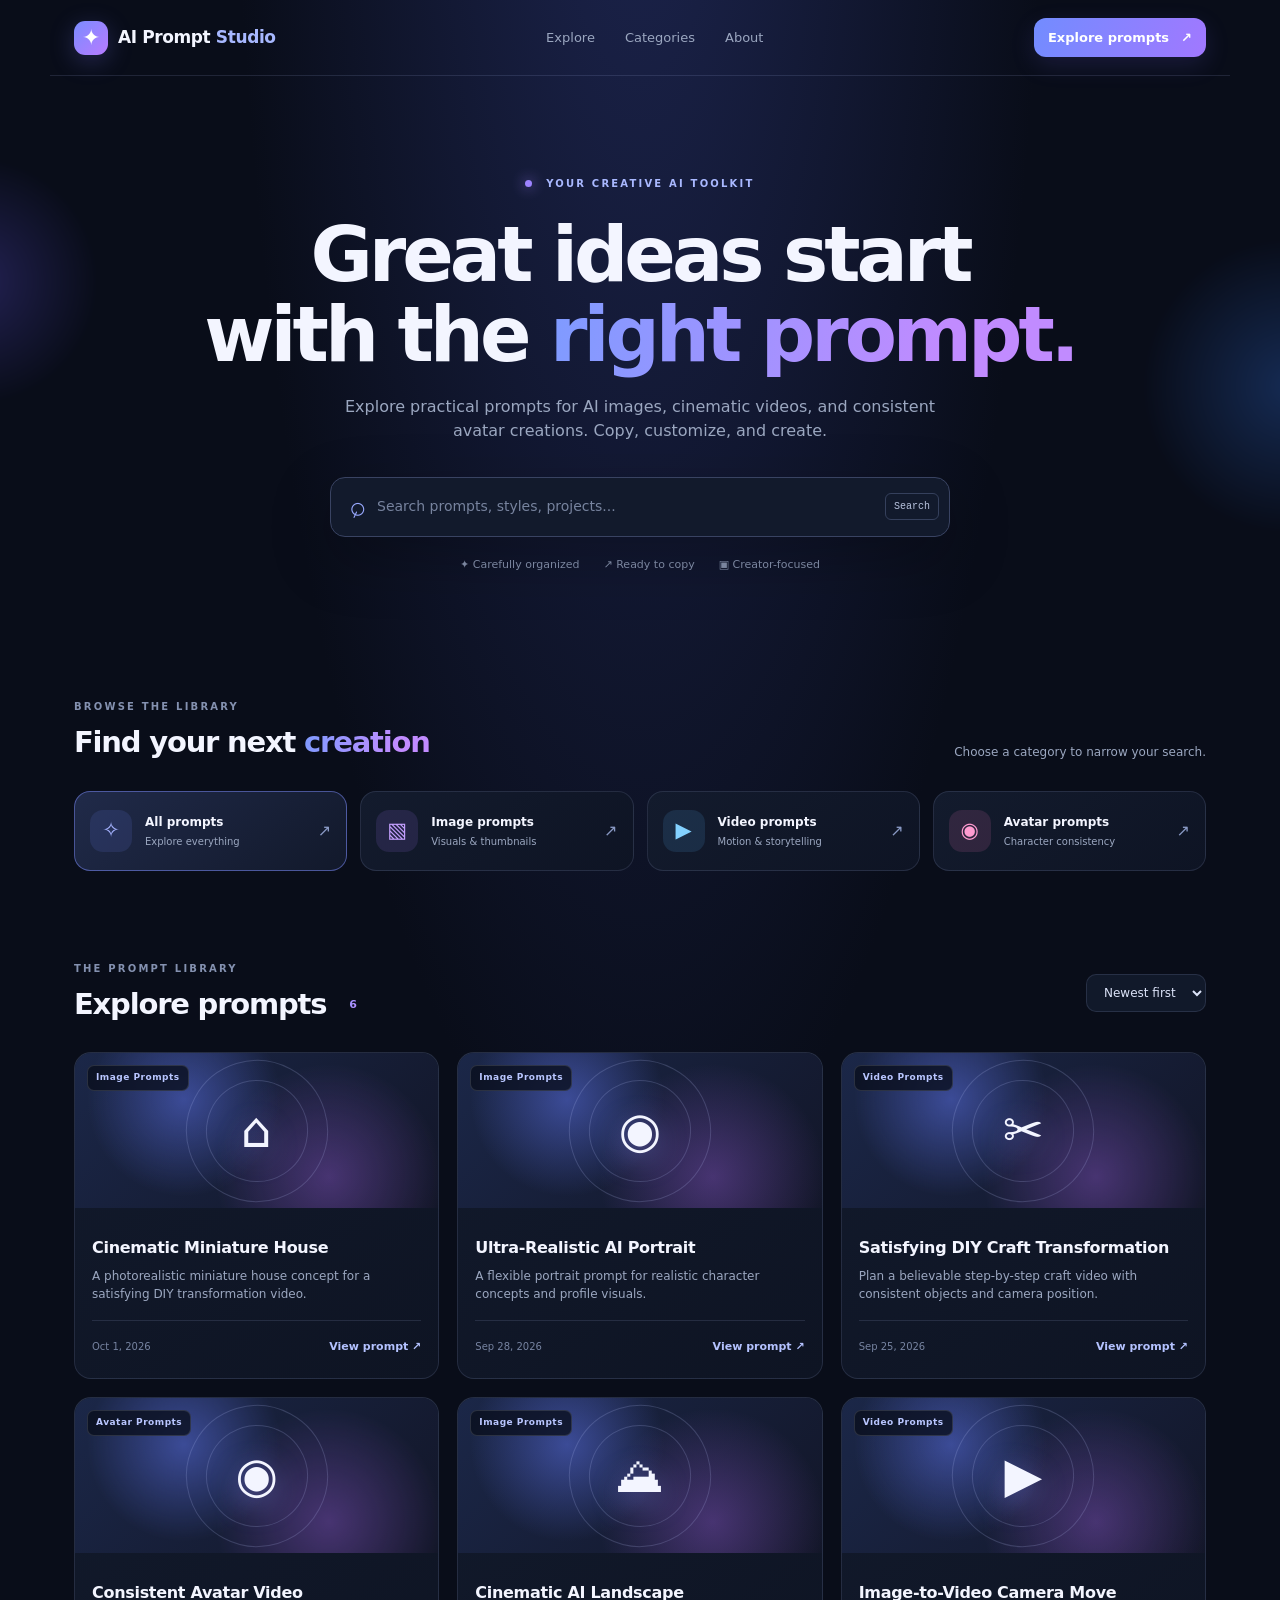
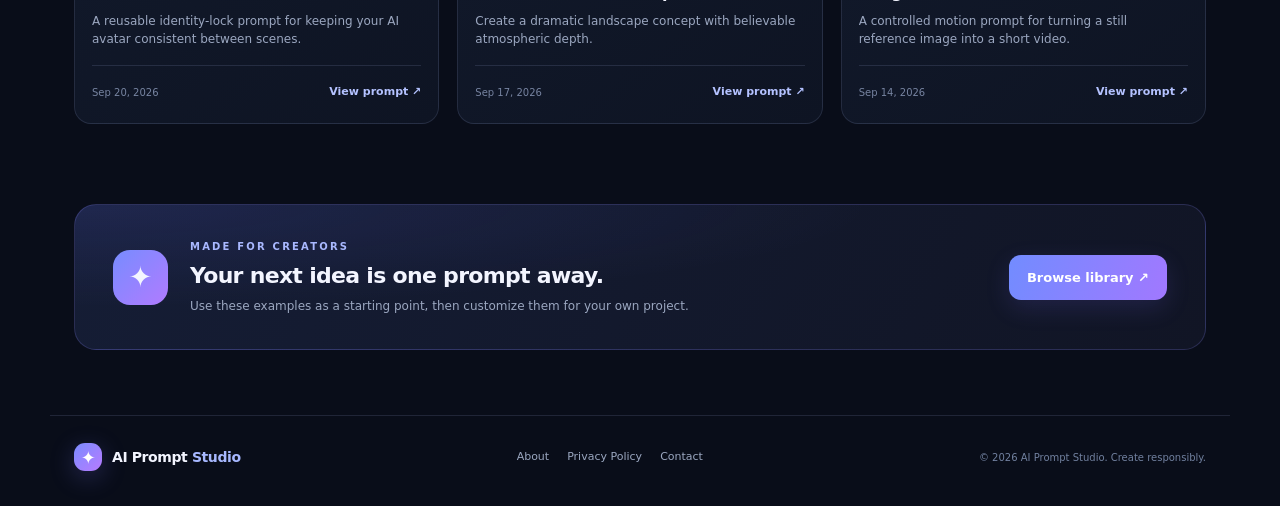
<file: index.html>
<!doctype html>
<html lang="en">
<head>
  <meta charset="utf-8">
  <meta name="viewport" content="width=device-width,initial-scale=1">
  <meta name="description" content="Discover practical AI image prompts, video prompts, and avatar prompts with ready-to-copy instructions and tutorials.">
  <meta name="theme-color" content="#0b1020">
  <title>AI Prompt Studio — Discover your next creation</title>
  <link rel="stylesheet" href="styles.css">
</head>
<body>
  <header class="topbar">
    <a class="brand" href="index.html" aria-label="AI Prompt Studio home">
      <span class="brand-mark">✦</span><span>AI Prompt <b>Studio</b></span>
    </a>
    <nav class="nav">
      <a href="#prompts">Explore</a><a href="#categories">Categories</a><a href="#about">About</a>
    </nav>
    <a class="button button-small" href="#prompts">Explore prompts <span>↗</span></a>
  </header>

  <main>
    <section class="hero">
      <div class="eyebrow"><span class="pulse"></span> YOUR CREATIVE AI TOOLKIT</div>
      <h1>Great ideas start<br>with the <span>right prompt.</span></h1>
      <p class="hero-copy">Explore practical prompts for AI images, cinematic videos, and consistent avatar creations. Copy, customize, and create.</p>
      <div class="hero-search">
        <span class="search-icon">⌕</span>
        <input id="searchInput" type="search" placeholder="Search prompts, styles, projects..." aria-label="Search prompts">
        <kbd>Search</kbd>
      </div>
      <div class="hero-meta"><span>✦ Carefully organized</span><span>↗ Ready to copy</span><span>▣ Creator-focused</span></div>
      <div class="hero-orb orb-one"></div><div class="hero-orb orb-two"></div>
    </section>

    <section class="section" id="categories">
      <div class="section-heading">
        <div><div class="eyebrow muted">BROWSE THE LIBRARY</div><h2>Find your next <span>creation</span></h2></div>
        <p>Choose a category to narrow your search.</p>
      </div>
      <div class="category-grid">
        <button class="category-card active" data-category="All"><span class="category-icon">✧</span><span><b>All prompts</b><small>Explore everything</small></span><span class="arrow">↗</span></button>
        <button class="category-card" data-category="Image Prompts"><span class="category-icon purple">▧</span><span><b>Image prompts</b><small>Visuals & thumbnails</small></span><span class="arrow">↗</span></button>
        <button class="category-card" data-category="Video Prompts"><span class="category-icon blue">▶</span><span><b>Video prompts</b><small>Motion & storytelling</small></span><span class="arrow">↗</span></button>
        <button class="category-card" data-category="Avatar Prompts"><span class="category-icon pink">◉</span><span><b>Avatar prompts</b><small>Character consistency</small></span><span class="arrow">↗</span></button>
      </div>
    </section>

    <section class="section prompt-section" id="prompts">
      <div class="section-heading prompt-heading">
        <div><div class="eyebrow muted">THE PROMPT LIBRARY</div><h2>Explore prompts <span id="resultsCount" class="count-pill">0</span></h2></div>
        <select id="sortSelect" aria-label="Sort prompts"><option value="newest">Newest first</option><option value="title">Title A–Z</option></select>
      </div>
      <div id="promptGrid" class="prompt-grid" aria-live="polite"></div>
      <div id="emptyState" class="empty-state hidden"><div>⌕</div><h3>No prompts found</h3><p>Try another keyword or category.</p><button id="resetFilters" class="button button-outline">Reset filters</button></div>
    </section>

    <section class="cta" id="about"><div class="cta-symbol">✦</div><div><div class="eyebrow">MADE FOR CREATORS</div><h2>Your next idea is one prompt away.</h2><p>Use these examples as a starting point, then customize them for your own project.</p></div><a class="button" href="#prompts">Browse library ↗</a></section>
  </main>

  <footer class="footer">
    <a class="brand" href="#"><span class="brand-mark">✦</span><span>AI Prompt <b>Studio</b></span></a>
    <div class="footer-links"><a href="about.html">About</a><a href="privacy.html">Privacy Policy</a><a href="contact.html">Contact</a></div>
    <p>© <span id="year"></span> AI Prompt Studio. Create responsibly.</p>
  </footer>

  <div id="promptModal" class="modal hidden" role="dialog" aria-modal="true" aria-labelledby="modalTitle">
    <div class="modal-backdrop" data-close="true"></div>
    <div class="modal-panel">
      <button class="modal-close" id="closeModal" aria-label="Close">×</button>
      <div class="modal-topline"><span id="modalCategory" class="tag">Prompt</span><span id="modalDate" class="modal-date"></span></div>
      <h2 id="modalTitle"></h2><p id="modalDescription" class="modal-description"></p>
      <div id="imagePromptWrap" class="prompt-block hidden"><div class="block-head"><b>Image prompt</b><button class="copy-button" data-copy="image">Copy prompt</button></div><pre id="modalImagePrompt"></pre></div>
      <div id="videoPromptWrap" class="prompt-block hidden"><div class="block-head"><b>Video prompt</b><button class="copy-button" data-copy="video">Copy prompt</button></div><pre id="modalVideoPrompt"></pre></div>
      <a id="youtubeLink" class="button button-outline hidden" href="#" target="_blank" rel="noopener noreferrer">Watch tutorial ↗</a>
      <p class="modal-note">Tip: adapt the prompt to your tool, reference image, and project needs.</p>
    </div>
  </div>
  <div id="toast" class="toast" role="status"></div>
  <script src="config.js"></script>
  <script src="app.js"></script>
</body>
</html>
</file>
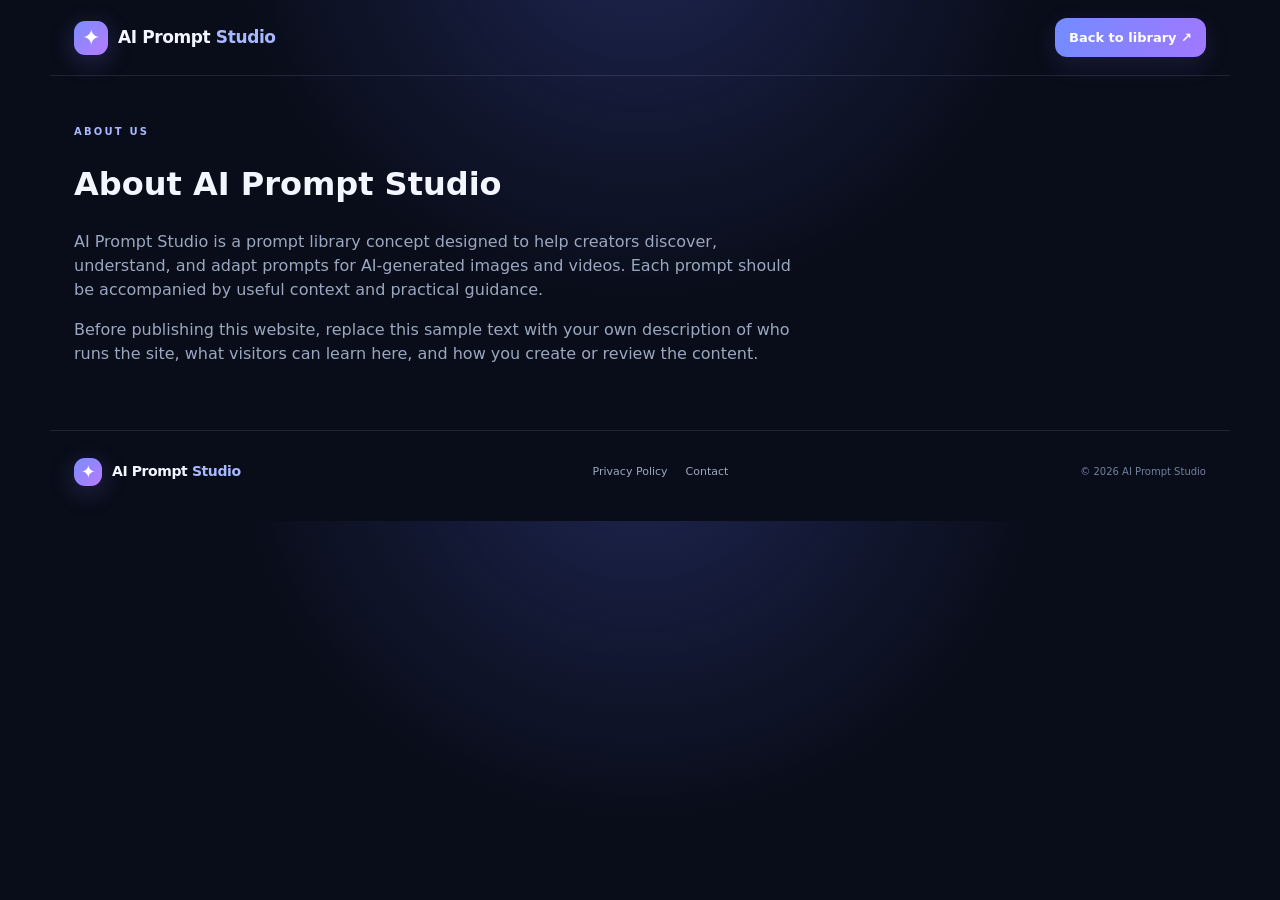
<file: about.html>
<!doctype html><html lang="en"><head><meta charset="utf-8"><meta name="viewport" content="width=device-width,initial-scale=1"><title>About — AI Prompt Studio</title><link rel="stylesheet" href="styles.css"></head><body><header class="topbar"><a class="brand" href="index.html"><span class="brand-mark">✦</span><span>AI Prompt <b>Studio</b></span></a><a class="button button-small" href="index.html">Back to library ↗</a></header><main class="section"><div class="eyebrow">ABOUT US</div><h1>About AI Prompt Studio</h1><p style="max-width:720px;color:var(--muted)">AI Prompt Studio is a prompt library concept designed to help creators discover, understand, and adapt prompts for AI-generated images and videos. Each prompt should be accompanied by useful context and practical guidance.</p><p style="max-width:720px;color:var(--muted)">Before publishing this website, replace this sample text with your own description of who runs the site, what visitors can learn here, and how you create or review the content.</p></main><footer class="footer"><a class="brand" href="index.html"><span class="brand-mark">✦</span><span>AI Prompt <b>Studio</b></span></a><div class="footer-links"><a href="privacy.html">Privacy Policy</a><a href="contact.html">Contact</a></div><p>© <span id="year"></span> AI Prompt Studio</p></footer><script>document.getElementById('year').textContent=new Date().getFullYear()</script></body></html>
</file>
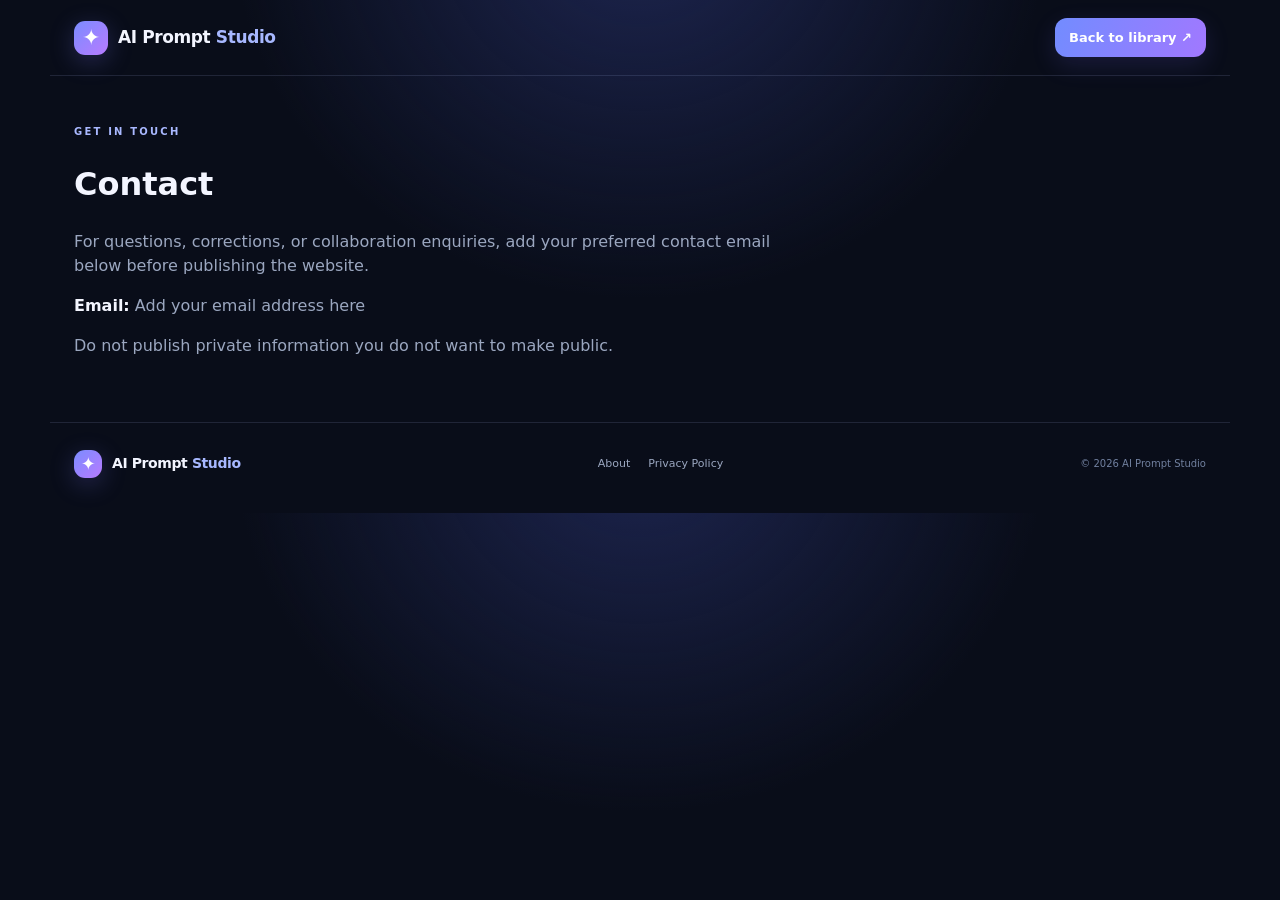
<file: contact.html>
<!doctype html><html lang="en"><head><meta charset="utf-8"><meta name="viewport" content="width=device-width,initial-scale=1"><title>Contact — AI Prompt Studio</title><link rel="stylesheet" href="styles.css"></head><body><header class="topbar"><a class="brand" href="index.html"><span class="brand-mark">✦</span><span>AI Prompt <b>Studio</b></span></a><a class="button button-small" href="index.html">Back to library ↗</a></header><main class="section"><div class="eyebrow">GET IN TOUCH</div><h1>Contact</h1><p style="max-width:700px;color:var(--muted)">For questions, corrections, or collaboration enquiries, add your preferred contact email below before publishing the website.</p><p><b>Email:</b> <span style="color:var(--muted)">Add your email address here</span></p><p style="max-width:700px;color:var(--muted)">Do not publish private information you do not want to make public.</p></main><footer class="footer"><a class="brand" href="index.html"><span class="brand-mark">✦</span><span>AI Prompt <b>Studio</b></span></a><div class="footer-links"><a href="about.html">About</a><a href="privacy.html">Privacy Policy</a></div><p>© <span id="year"></span> AI Prompt Studio</p></footer><script>document.getElementById('year').textContent=new Date().getFullYear()</script></body></html>
</file>
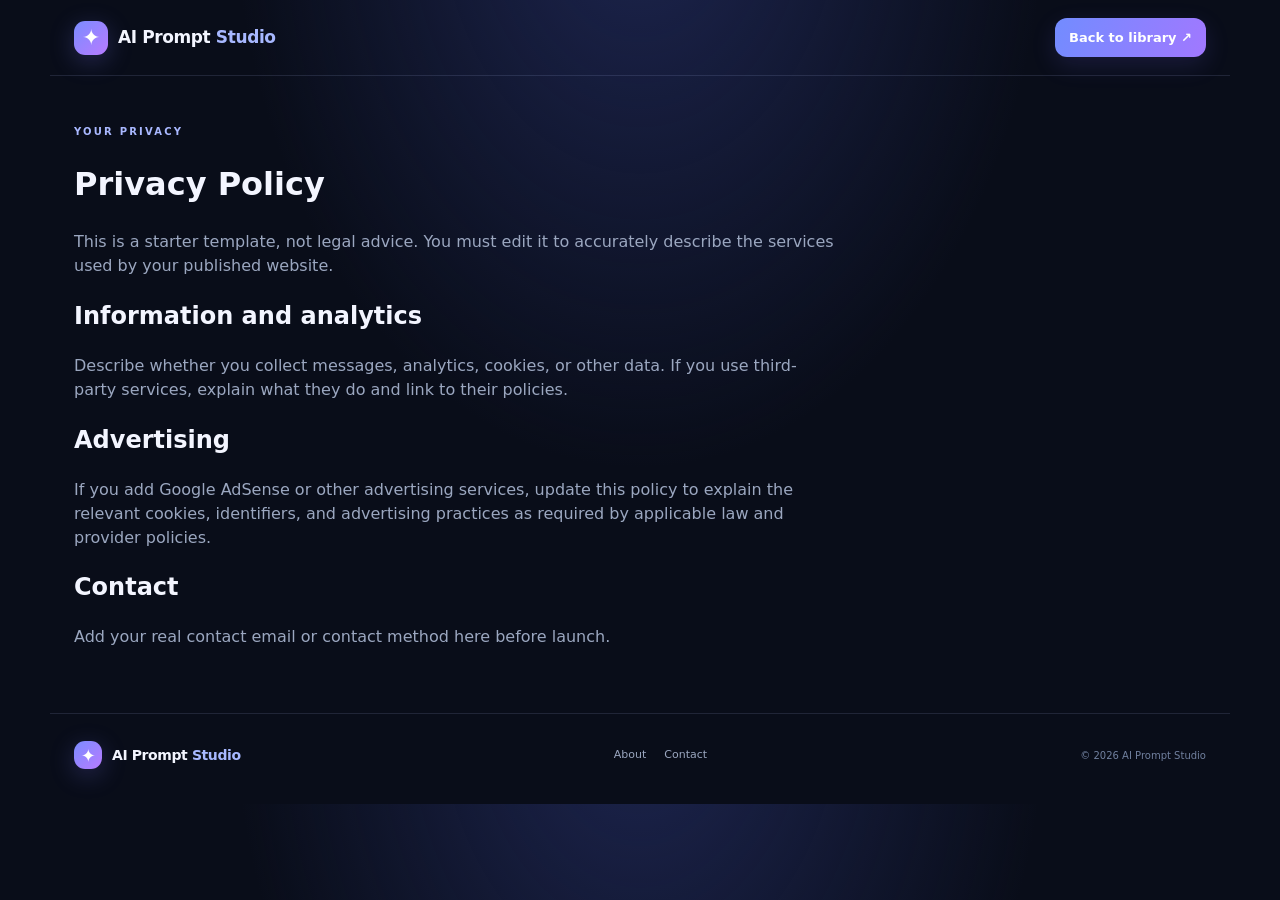
<file: privacy.html>
<!doctype html><html lang="en"><head><meta charset="utf-8"><meta name="viewport" content="width=device-width,initial-scale=1"><title>Privacy Policy — AI Prompt Studio</title><link rel="stylesheet" href="styles.css"></head><body><header class="topbar"><a class="brand" href="index.html"><span class="brand-mark">✦</span><span>AI Prompt <b>Studio</b></span></a><a class="button button-small" href="index.html">Back to library ↗</a></header><main class="section"><div class="eyebrow">YOUR PRIVACY</div><h1>Privacy Policy</h1><p style="max-width:760px;color:var(--muted)">This is a starter template, not legal advice. You must edit it to accurately describe the services used by your published website.</p><h2>Information and analytics</h2><p style="max-width:760px;color:var(--muted)">Describe whether you collect messages, analytics, cookies, or other data. If you use third-party services, explain what they do and link to their policies.</p><h2>Advertising</h2><p style="max-width:760px;color:var(--muted)">If you add Google AdSense or other advertising services, update this policy to explain the relevant cookies, identifiers, and advertising practices as required by applicable law and provider policies.</p><h2>Contact</h2><p style="max-width:760px;color:var(--muted)">Add your real contact email or contact method here before launch.</p></main><footer class="footer"><a class="brand" href="index.html"><span class="brand-mark">✦</span><span>AI Prompt <b>Studio</b></span></a><div class="footer-links"><a href="about.html">About</a><a href="contact.html">Contact</a></div><p>© <span id="year"></span> AI Prompt Studio</p></footer><script>document.getElementById('year').textContent=new Date().getFullYear()</script></body></html>
</file>
<file: styles.css>
:root{--bg:#090d19;--panel:#101729;--panel2:#141d32;--text:#f3f5ff;--muted:#9ba7c0;--line:rgba(185,199,255,.13);--blue:#6e8cff;--purple:#a879ff;--pink:#ff78bd;--radius:20px}*{box-sizing:border-box}html{scroll-behavior:smooth}body{margin:0;background:radial-gradient(ellipse at 50% -15%,#1d2550 0,transparent 45%),var(--bg);color:var(--text);font-family:Inter,ui-sans-serif,system-ui,-apple-system,BlinkMacSystemFont,"Segoe UI",sans-serif;line-height:1.5}a{color:inherit;text-decoration:none}button,input,select{font:inherit}.topbar{height:76px;max-width:1180px;margin:auto;padding:0 24px;display:flex;align-items:center;justify-content:space-between;gap:24px;border-bottom:1px solid var(--line)}.brand{display:flex;align-items:center;gap:10px;font-size:17px;font-weight:650;letter-spacing:-.4px;white-space:nowrap}.brand b{color:#a7b8ff}.brand-mark{display:grid;place-items:center;width:34px;height:34px;border-radius:11px;background:linear-gradient(135deg,#7b8cff,#b77bff);color:white;font-size:22px;box-shadow:0 6px 24px #7c7bff40}.nav{display:flex;gap:30px;color:var(--muted);font-size:13px}.nav a:hover,.footer-links a:hover{color:white}.button{display:inline-flex;align-items:center;justify-content:center;gap:12px;background:linear-gradient(110deg,#728cff,#a178ff);border:0;color:#fff;padding:13px 18px;border-radius:12px;font-weight:700;font-size:13px;cursor:pointer;box-shadow:0 8px 25px #786dff26}.button:hover{filter:brightness(1.08);transform:translateY(-1px)}.button-small{padding:10px 14px}.button-outline{background:transparent;border:1px solid var(--line);box-shadow:none}.hero{position:relative;overflow:hidden;text-align:center;padding:100px 22px 78px;isolation:isolate}.eyebrow{font-size:10px;letter-spacing:2.2px;font-weight:800;color:#a9b8ff}.eyebrow.muted{color:#8491b0}.pulse{display:inline-block;width:7px;height:7px;background:#9d83ff;border-radius:50%;margin-right:8px;box-shadow:0 0 14px #9d83ff}.hero h1{font-size:clamp(42px,7vw,76px);letter-spacing:-4px;line-height:1.05;margin:24px 0 20px;font-weight:780}.hero h1 span,.section-heading h2 span{background:linear-gradient(100deg,#7e9bff,#c18bff 75%);color:transparent;background-clip:text}.hero-copy{max-width:600px;margin:0 auto;color:var(--muted);font-size:16px}.hero-search{position:relative;z-index:2;max-width:620px;margin:34px auto 20px;background:#121a2c;border:1px solid #394362;border-radius:15px;display:flex;align-items:center;gap:12px;padding:8px 10px 8px 17px;box-shadow:0 20px 60px #0004}.search-icon{font-size:28px;color:#99a9ff;transform:rotate(-20deg)}.hero-search input{min-width:0;flex:1;background:transparent;border:0;outline:0;color:white;font-size:14px;padding:9px 0}.hero-search input::placeholder{color:#77839e}.hero-search kbd{font-size:10px;color:#b9c4df;border:1px solid #35405c;border-radius:6px;padding:5px 8px}.hero-meta{display:flex;justify-content:center;gap:24px;color:#8995b1;font-size:11px}.hero-orb{position:absolute;z-index:-1;filter:blur(1px);border-radius:50%;opacity:.25;pointer-events:none}.orb-one{width:250px;height:250px;left:-150px;top:80px;background:radial-gradient(circle,#705eff,transparent 70%)}.orb-two{width:300px;height:300px;right:-160px;top:160px;background:radial-gradient(circle,#3b83ff,transparent 70%)}.section{max-width:1180px;margin:0 auto;padding:48px 24px}.section-heading{display:flex;align-items:end;justify-content:space-between;gap:20px;margin-bottom:26px}.section-heading h2{font-size:29px;letter-spacing:-1.2px;margin:7px 0 0}.section-heading>p{font-size:12px;color:var(--muted);margin:0 0 4px}.category-grid{display:grid;grid-template-columns:repeat(4,minmax(0,1fr));gap:13px}.category-card{display:flex;align-items:center;gap:13px;text-align:left;padding:18px 15px;border:1px solid var(--line);background:linear-gradient(140deg,#131b2d,#0e1424);border-radius:16px;color:var(--text);cursor:pointer;transition:.2s}.category-card:hover,.category-card.active{border-color:#7e8eff80;background:linear-gradient(140deg,#202a49,#12192b)}.category-icon{flex-shrink:0;width:42px;height:42px;border-radius:13px;display:grid;place-items:center;font-size:21px;background:#7188ff20;color:#a6b3ff}.category-icon.purple{background:#a879ff20;color:#c5a0ff}.category-icon.blue{background:#56b9ff20;color:#83d1ff}.category-icon.pink{background:#ff78bd20;color:#ff9bd0}.category-card b,.category-card small{display:block}.category-card b{font-size:12px}.category-card small{color:var(--muted);font-size:10px;margin-top:3px}.arrow{margin-left:auto;color:#8999c4}.prompt-section{padding-top:42px;padding-bottom:80px}.prompt-heading{align-items:center}.count-pill{font-size:11px;vertical-align:middle;display:inline-grid;place-items:center;background:#1b2440;color:#b5c3ff;border-radius:20px;padding:4px 9px;margin-left:5px;letter-spacing:0}.prompt-heading select{background:#11192a;color:#dce3f8;border:1px solid var(--line);padding:10px 13px;border-radius:10px;font-size:12px;outline:0}.prompt-grid{display:grid;grid-template-columns:repeat(3,minmax(0,1fr));gap:18px}.prompt-card{overflow:hidden;background:linear-gradient(145deg,#121a2c,#0e1423);border:1px solid var(--line);border-radius:17px;transition:.2s;display:flex;flex-direction:column}.prompt-card:hover{transform:translateY(-4px);border-color:#7e8eff80;box-shadow:0 18px 35px #0003}.card-art{height:155px;position:relative;overflow:hidden;display:grid;place-items:center;background:radial-gradient(circle at 30% 30%,#657cff75,transparent 35%),radial-gradient(circle at 70% 80%,#b66bff50,transparent 40%),linear-gradient(135deg,#1b2748,#121628)}.card-art:before,.card-art:after{content:"";position:absolute;border:1px solid #c1cbff30;border-radius:50%;width:140px;height:140px;transform:rotate(28deg)}.card-art:after{width:100px;height:100px;transform:rotate(-32deg)}.art-symbol{font-size:49px;z-index:1;text-shadow:0 8px 30px #8b91ff70}.tag{display:inline-flex;align-items:center;width:max-content;padding:5px 8px;border-radius:7px;background:#8197ff20;color:#b9c6ff;font-size:9px;font-weight:800;letter-spacing:.5px}.card-art .tag{position:absolute;top:12px;left:12px;background:#090e1dc9;border:1px solid #ffffff20}.card-body{padding:17px;display:flex;flex-direction:column;flex:1}.card-body h3{font-size:16px;line-height:1.35;letter-spacing:-.3px;margin:12px 0 8px}.card-body p{font-size:12px;color:var(--muted);margin:0 0 17px;display:-webkit-box;-webkit-line-clamp:2;-webkit-box-orient:vertical;overflow:hidden}.card-bottom{display:flex;align-items:center;justify-content:space-between;margin-top:auto;padding-top:12px;border-top:1px solid var(--line)}.card-date{font-size:10px;color:#7784a1}.text-button{border:0;background:transparent;color:#b4c2ff;font-weight:700;font-size:11px;cursor:pointer;padding:6px 0}.text-button:hover{color:white}.empty-state{text-align:center;padding:55px 20px;color:var(--muted)}.empty-state>div{font-size:38px;color:#9eabff}.empty-state h3{color:white;margin-bottom:5px}.empty-state p{font-size:13px}.hidden{display:none!important}.cta{max-width:1132px;margin:0 auto 65px;padding:34px 38px;border:1px solid #8a87ff35;border-radius:22px;background:radial-gradient(ellipse at 0 0,#666cff20,transparent 50%),linear-gradient(120deg,#151d35,#111525);display:flex;align-items:center;gap:22px}.cta-symbol{display:grid;place-items:center;flex-shrink:0;width:55px;height:55px;border-radius:17px;background:linear-gradient(135deg,#778cff,#b17bff);font-size:29px}.cta h2{font-size:22px;margin:5px 0;letter-spacing:-.7px}.cta p{font-size:12px;color:var(--muted);margin:0}.cta .button{margin-left:auto;white-space:nowrap}.footer{max-width:1180px;margin:auto;padding:27px 24px 35px;border-top:1px solid var(--line);display:flex;align-items:center;justify-content:space-between;gap:20px}.footer .brand{font-size:14px}.footer .brand-mark{width:28px;height:28px;font-size:18px}.footer-links{display:flex;gap:18px;color:var(--muted);font-size:11px}.footer p{color:#71809f;font-size:10px;margin:0}.modal{position:fixed;inset:0;z-index:10;display:grid;place-items:center;padding:18px}.modal-backdrop{position:absolute;inset:0;background:#050711d9;backdrop-filter:blur(7px)}.modal-panel{position:relative;max-height:90vh;overflow:auto;width:min(700px,100%);padding:28px;background:#11182a;border:1px solid #424b6b;border-radius:20px;box-shadow:0 25px 100px #0008}.modal-close{position:absolute;right:18px;top:12px;background:transparent;border:0;color:#aab5d0;font-size:28px;cursor:pointer}.modal-topline{display:flex;align-items:center;gap:12px}.modal-date{color:var(--muted);font-size:11px}.modal-panel h2{font-size:27px;line-height:1.2;letter-spacing:-.7px;margin:17px 32px 8px 0}.modal-description{font-size:13px;color:var(--muted);margin-bottom:22px}.prompt-block{border:1px solid var(--line);background:#0b1020;border-radius:12px;margin:14px 0;overflow:hidden}.block-head{display:flex;align-items:center;justify-content:space-between;padding:12px 14px;border-bottom:1px solid var(--line);font-size:12px}.copy-button{background:#222e50;color:#c5d0ff;border:1px solid #6478c950;border-radius:8px;padding:7px 10px;font-size:10px;font-weight:800;cursor:pointer}.copy-button:hover{background:#33416b}.prompt-block pre{white-space:pre-wrap;overflow-wrap:anywhere;font:12px/1.7 ui-monospace,SFMono-Regular,Menlo,monospace;color:#cbd4ed;padding:15px;margin:0}.modal-note{font-size:10px;color:#7e8ba8;margin-top:20px}.toast{position:fixed;bottom:24px;left:50%;transform:translate(-50%,20px);opacity:0;pointer-events:none;background:#e6ebff;color:#11182a;border-radius:10px;padding:11px 16px;font-size:12px;font-weight:800;transition:.2s;z-index:20}.toast.show{opacity:1;transform:translate(-50%,0)}@media(max-width:850px){.nav{gap:15px}.category-grid{grid-template-columns:repeat(2,minmax(0,1fr))}.prompt-grid{grid-template-columns:repeat(2,minmax(0,1fr))}.cta{margin-left:20px;margin-right:20px}.footer{flex-wrap:wrap}}@media(max-width:580px){.topbar{height:65px;padding:0 16px}.nav{display:none}.topbar>.button{font-size:11px;padding:9px 10px}.brand{font-size:14px}.brand-mark{width:30px;height:30px}.hero{padding:76px 17px 55px}.hero h1{letter-spacing:-2.4px;font-size:45px}.hero-copy{font-size:13px}.hero-meta{gap:10px;flex-wrap:wrap;font-size:10px}.hero-search{margin-top:27px}.hero-search kbd{display:none}.section{padding:35px 16px}.section-heading{align-items:flex-start;flex-direction:column;gap:9px}.section-heading h2{font-size:25px}.category-grid{gap:9px}.category-card{padding:12px 10px;gap:9px}.category-icon{width:35px;height:35px}.category-card b{font-size:11px}.category-card small{font-size:9px}.arrow{display:none}.prompt-grid{grid-template-columns:1fr;gap:13px}.card-art{height:175px}.prompt-heading{flex-direction:row;align-items:center}.prompt-heading select{max-width:125px;font-size:10px;padding:8px}.cta{margin:0 16px 42px;padding:24px;align-items:flex-start;flex-wrap:wrap}.cta-symbol{width:42px;height:42px;font-size:22px}.cta>div:nth-child(2){flex:1;min-width:180px}.cta h2{font-size:18px}.cta p{font-size:11px}.cta .button{margin-left:64px}.footer{padding:24px 16px;justify-content:center;text-align:center}.footer .brand{width:100%;justify-content:center}.footer-links{justify-content:center;flex-wrap:wrap}.footer p{width:100%}.modal-panel{padding:22px 16px}.modal-panel h2{font-size:22px}}
</file>
